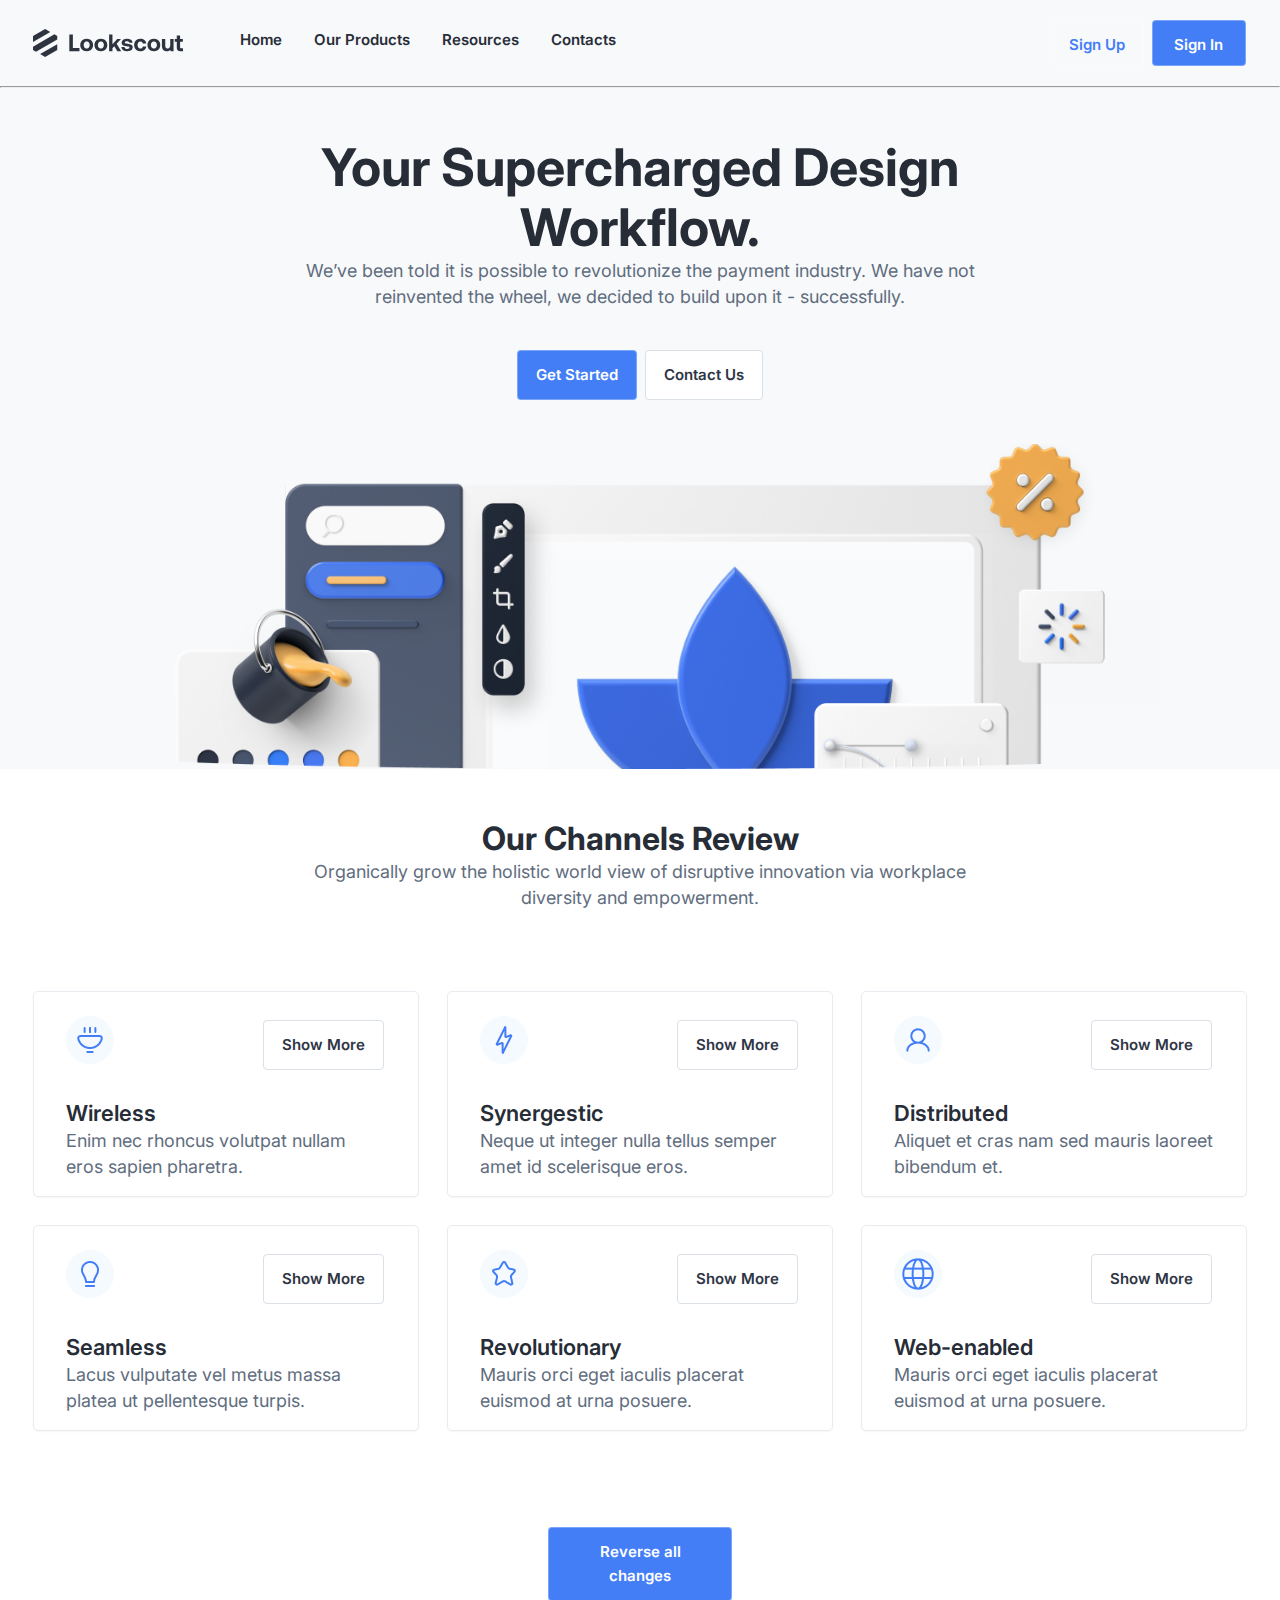
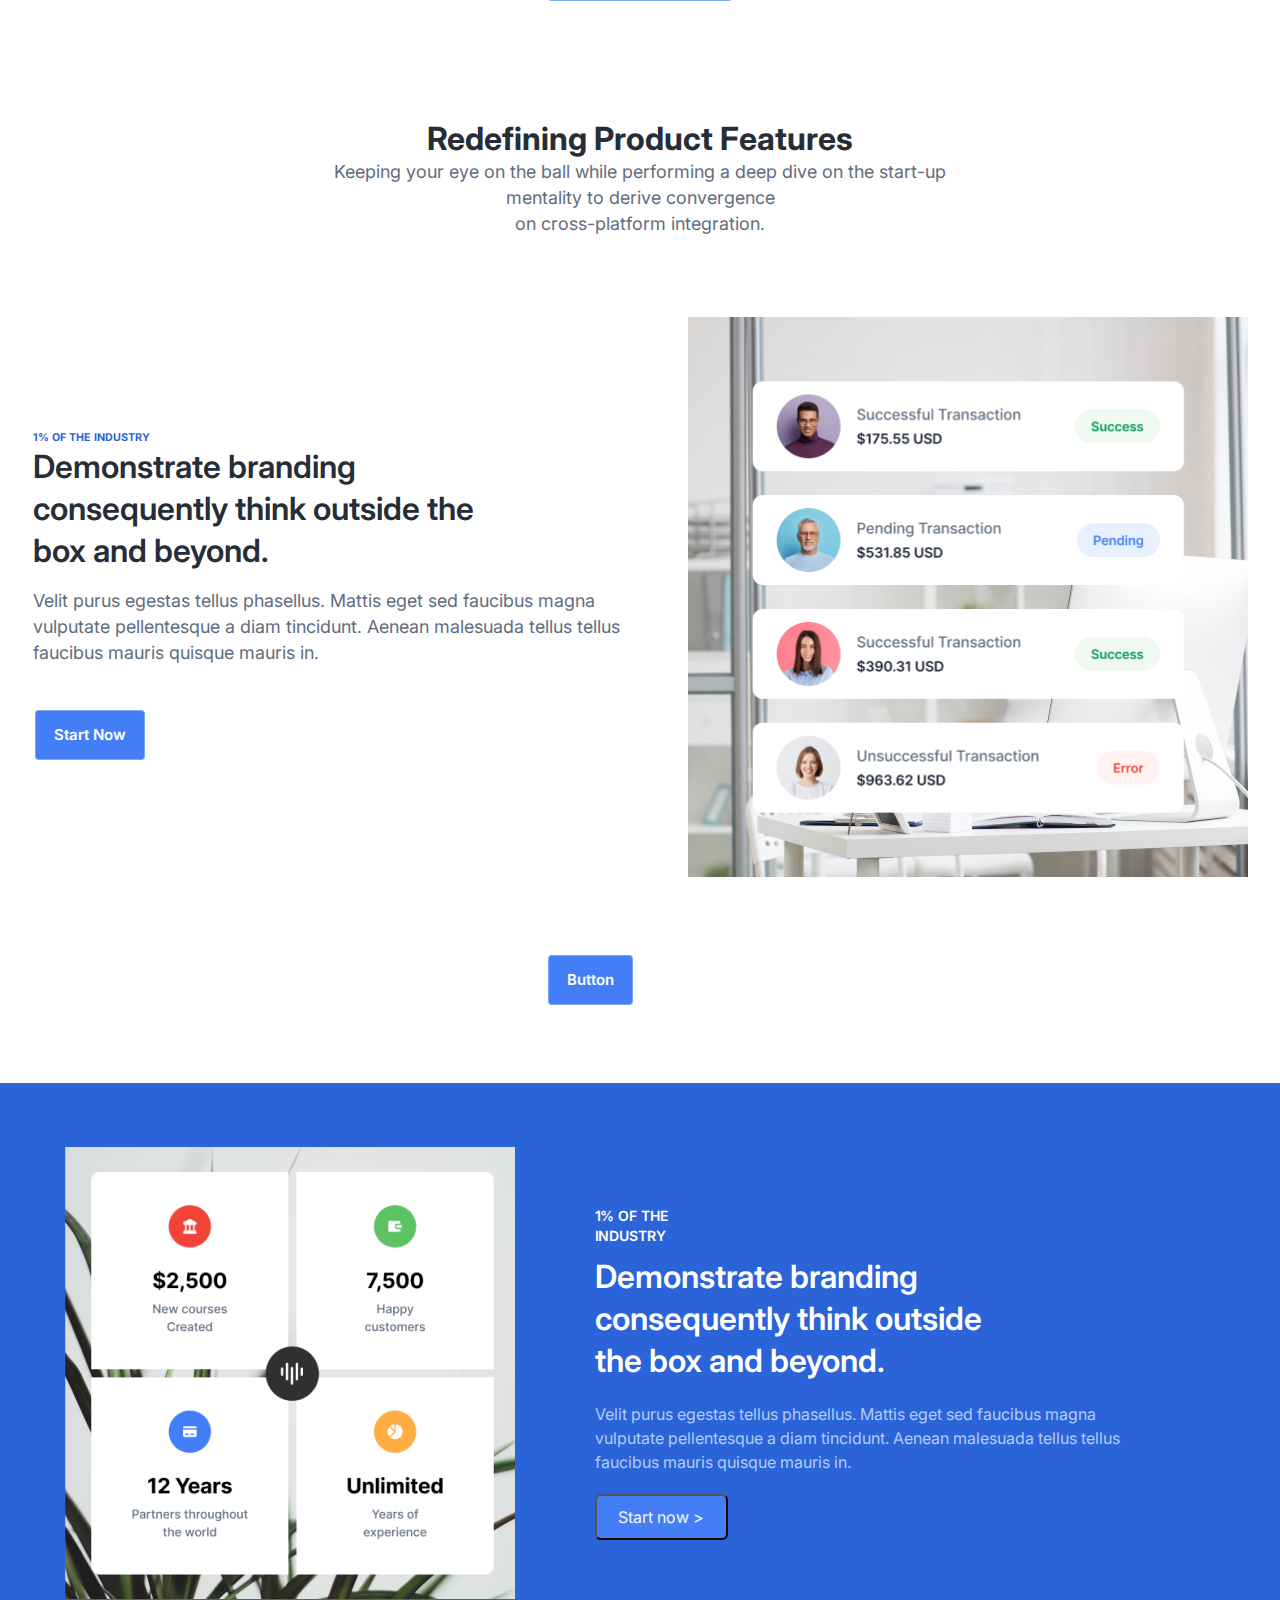
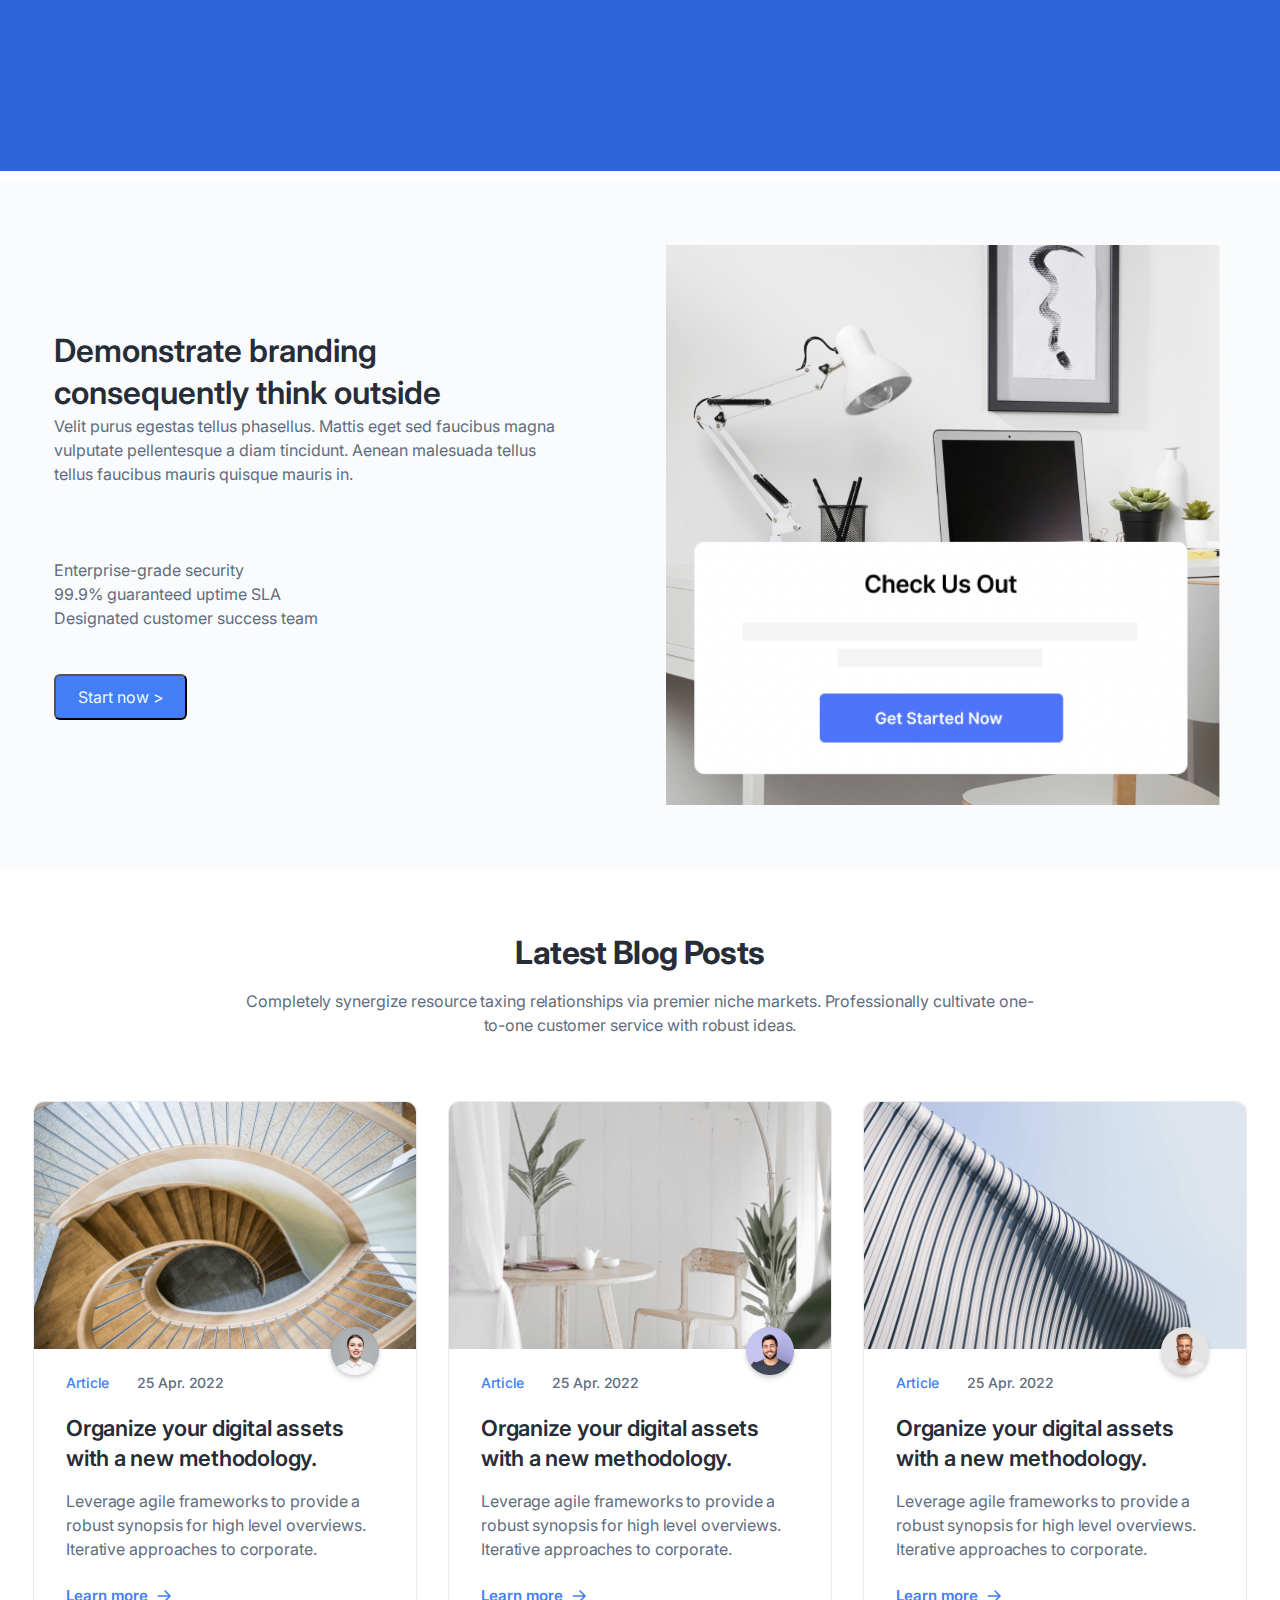
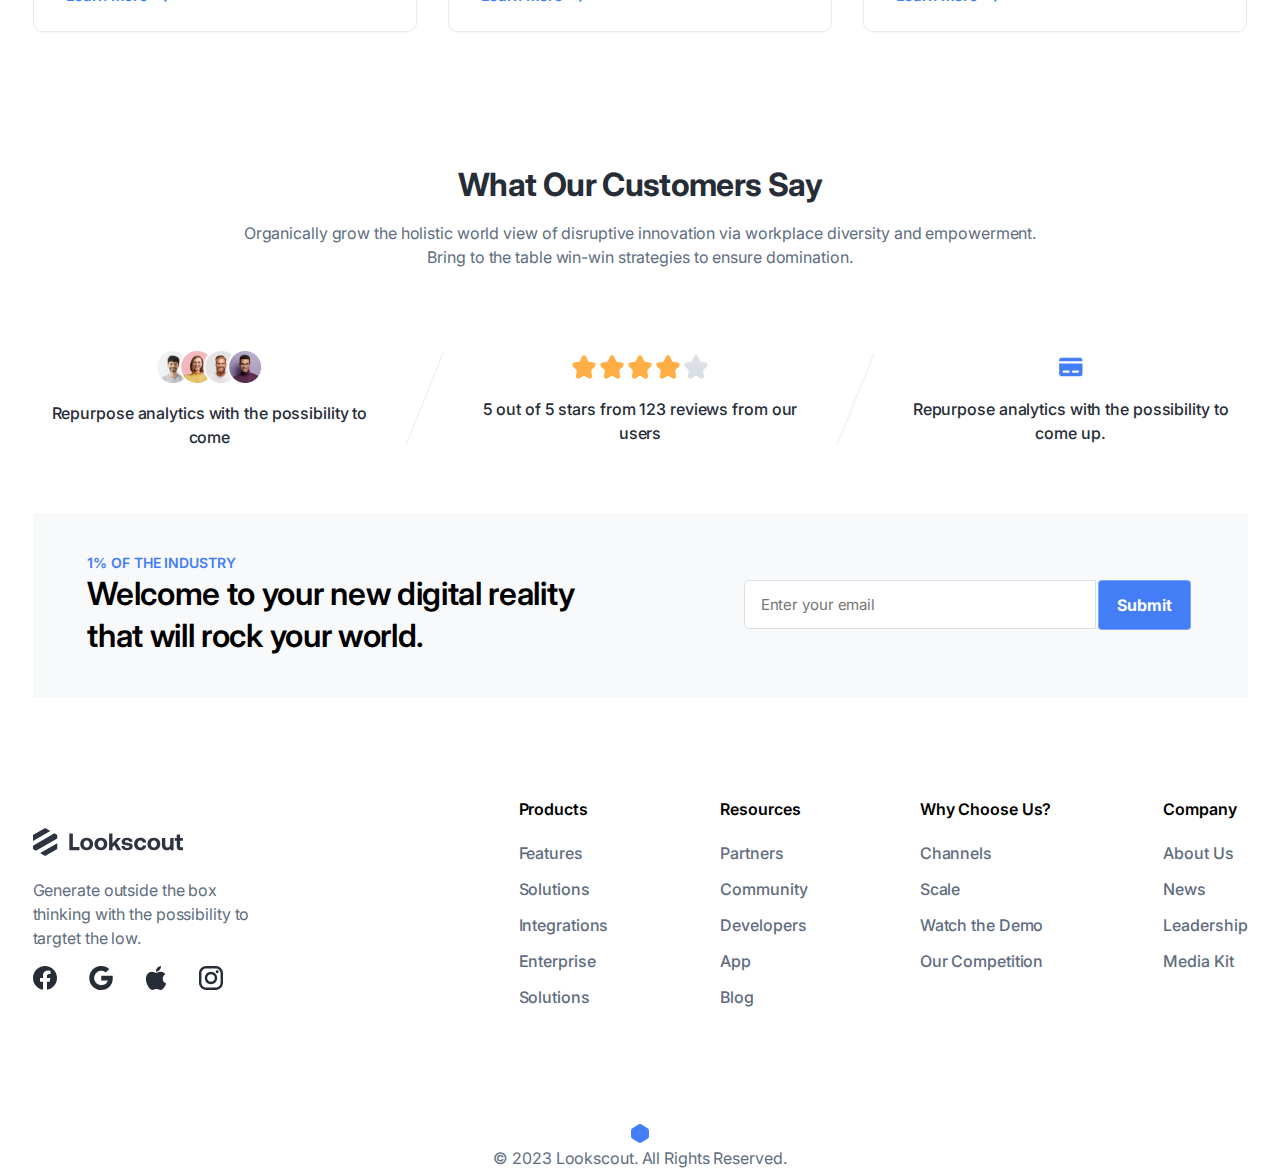
<file: index.html>
<!DOCTYPE html>
<html lang="en">

<head>
    <meta charset="UTF-8">
    <meta http-equiv="X-UA-Compatible" content="IE=edge">
    <meta name="viewport" content="width=device-width, initial-scale=1.0">
    <!-- Reset CSS -->
    <link rel="stylesheet" href="assets/css/reset.css">
    <!-- Desktop CSS -->
    <link rel="stylesheet" href="assets/css/desktop.css">
    <!-- Tablet CSS -->
    <link rel="stylesheet" href="assets/css/tablet.css">
    <!-- Phone CSS -->
    <link rel="stylesheet" href="assets/css/phone.css">
    <!-- Fonts -->  
    <link rel="preconnect" href="https://fonts.googleapis.com">
    <link rel="preconnect" href="https://fonts.gstatic.com" crossorigin>
    <link href="https://fonts.googleapis.com/css2?family=Inter:wght@400;500;600;700&display=swap" rel="stylesheet">

    <link rel="stylesheet" href="https://cdnjs.cloudflare.com/ajax/libs/font-awesome/6.4.0/css/all.min.css"
        integrity="sha512-iecdLmaskl7CVkqkXNQ/ZH/XLlvWZOJyj7Yy7tcenmpD1ypASozpmT/E0iPtmFIB46ZmdtAc9eNBvH0H/ZpiBw=="
        crossorigin="anonymous" referrerpolicy="no-referrer" />
    <title>Document</title>
</head>

<body>

        <!-- Hero Area Start -->
    <div class="hero-area">
        <div class="container">
            <div class="navbar">
                <div class="navigation">
                    <div class="logo"><a href=""><img src="./assets/img/Lookscout1.svg" alt="" /></a></div>
                    <ul>
                        <li><a href="">Home</a></li>
                        <li><a href="./project-two.html">Our Products</a></li>
                        <li>
                            <a href="">Resources <i class="fa-solid fa-chevron-down"></i></a>
                        </li>
                        <li><a href="">Contacts</a></li>
                    </ul>
                    <div class="main">
                        <a id="menu-icon" href="#"><i class="fa-solid fa-bars"></i></a>
                    </div>
                </div>
                <div class="users">
                    <button class="btn-transparent"><a href="">Sign Up</a></button>
                    <button class="btn-blue"><a href="">Sign In</a></button>
                </div>
            </div>
        </div>
        <hr>
        <!-- Hero Area End -->


        <!-- Channels Review Area Start -->

        <section class="our-channels-review">
            <div class="container">
                <div class="entry">
                    <div class="title">
                        <h1> Your Supercharged Design Workflow.</h1>
                        <p>We’ve been told it is possible to revolutionize the payment industry. We have not reinvented
                            the wheel, we decided to build upon it - successfully.</p>
                        <div class="buttons">
                            <button class="btn-blue"><a href="">Get Started</a></button>
                            <button class="btn-border"><a href="">Contact Us</a></button>
                        </div>
                    </div>
                    <div class="image"><img src="./assets/img/background.png" alt=""></div>
                </div>
            </div>
        </section>

        <!-- Channels Review Area End -->


        <!-- Product Features Area Start -->
        <section class="product-features">
            <div class="container">
                <div class="title">
                    <h2>Our Channels Review</h2>
                    <p>Organically grow the holistic world view of disruptive innovation via workplace diversity and
                        empowerment.</p>
                </div>
                <div class="cards">
                    <div class="card">
                        <div class="card-entry">
                            <img src="./assets/img/wireless.png" alt="">
                            <button class="btn-border"><a href="">Show More</a></button>
                        </div>
                        <div class="card-info">
                            <h4>Wireless</h4>
                            <p>Enim nec rhoncus volutpat nullam eros sapien pharetra.</p>
                        </div>
                    </div>
                    <div class="card">
                        <div class="card-entry">
                            <img src="./assets/img/electric.png" alt="">
                            <button class="btn-border"><a href="">Show More</a></button>
                        </div>
                        <div class="card-info">
                            <h4>Synergestic</h4>
                            <p>Neque ut integer nulla tellus semper amet id scelerisque eros.</p>
                        </div>
                    </div>
                    <div class="card">
                        <div class="card-entry">
                            <img src="./assets/img/user.png" alt="">
                            <button class="btn-border"><a href="">Show More</a></button>
                        </div>
                        <div class="card-info">
                            <h4>Distributed</h4>
                            <p>Aliquet et cras nam sed mauris laoreet bibendum et.</p>
                        </div>
                    </div>
                    <div class="card">
                        <div class="card-entry">
                            <img src="./assets/img/lamp.png" alt="">
                            <button class="btn-border"><a href="">Show More</a></button>
                        </div>
                        <div class="card-info">
                            <h4>Seamless</h4>
                            <p>Lacus vulputate vel metus massa platea ut pellentesque turpis.</p>
                        </div>
                    </div>
                    <div class="card">
                        <div class="card-entry">
                            <img src="./assets/img/star.png" alt="">
                            <button class="btn-border"><a href="">Show More</a></button>
                        </div>
                        <div class="card-info">
                            <h4>Revolutionary</h4>
                            <p>Mauris orci eget iaculis placerat euismod at urna posuere.</p>
                        </div>
                    </div>
                    <div class="card">
                        <div class="card-entry">
                            <img src="./assets/img/www.png" alt="">
                            <button class="btn-border"><a href="">Show More</a></button>
                        </div>
                        <div class="card-info">
                            <h4>Web-enabled</h4>
                            <p>Mauris orci eget iaculis placerat euismod at urna posuere.</p>
                        </div>
                    </div>
                    <div class="all-changes">
                        <button class="btn-blue"><a href="">Reverse all changes</a></button>
                    </div>
                </div>
            </div>
        </section>


        <!-- Product Features Area End -->
        <!--Redefining Product Features start-->
        <section class="RedefiningProductFeatures">
            <div class="container">
                <div class="area">
                    <div class="title2">
                        <h2>Redefining Product Features</h2>
                        <p>Keeping your eye on the ball while performing a deep dive on the start-up mentality to derive
                            convergence <br> on cross-platform integration.</p>
                    </div>
                    <div class="detail">
                        <div class="write">
                            <h6>1% OF THE INDUSTRY</h6>
                            <h3>Demonstrate branding <br> consequently think outside the <br>
                                box and beyond.</h3>
                            <p>Velit purus egestas tellus phasellus. Mattis eget sed faucibus magna <br> vulputate
                                pellentesque a diam tincidunt. Aenean malesuada tellus tellus <br> faucibus mauris
                                quisque mauris in.</p>
                            <button class="btn-blue"><a href="">Start Now <i
                                        class="fa-solid fa-arrow-right-long"></i></a></button>
                        </div>
                    </div>
                </div>
            </div>
            <div class="all-changes">
                <button class="btn-blue"><a href="">Button</a></button>
            </div>
        </section>
        <!--Redefining Product Features finish-->
        <!-- Branding Blue Area Start -->

        <section class="branding-blue">
            <div class="container">
                <div class="containr">
                    <span class="item">
                        <img src="assets/img/years.png" alt="" />
                    </span>
                    <div class="branding">
                        <h5>1% OF THE INDUSTRY </h5>
                        <p class="box">
                            Demonstrate branding <br />
                            consequently think outside <br />
                            the box and beyond.
                        </p>

                        <p class="Velit">
                            Velit purus egestas tellus phasellus. Mattis eget sed faucibus magna
                            <br />
                            vulputate pellentesque a diam tincidunt. Aenean malesuada tellus
                            tellus <br />
                            faucibus mauris quisque mauris in.
                        </p>
                        <button class="buttonn">Start now &gt</button>
                    </div>
                </div>
            </div>
        </section>

        <!-- Branding Blue Area End -->



        <!-- Branding White Area Start -->

        <section class="branding-white">
            <div class="containr">
                <div class="demons">
                    <h6>
                        Demonstrate branding <br />
                        consequently think outside
                    </h6>
                    <p>
                        Velit purus egestas tellus phasellus. Mattis eget sed faucibus magna
                        <br />
                        vulputate pellentesque a diam tincidunt. Aenean malesuada tellus
                        <br />
                        tellus faucibus mauris quisque mauris in.
                    </p>

                    <p class="Demons">
                    <ul>
                        <li> Enterprise-grade security</li>
                        <li> 99.9% guaranteed uptime SLA</li>
                        <li> Designated customer success team</li>
                    </ul>
                    </p>

                    <button class="buttonn">Start now &gt</button>
                </div>
                <img src="assets/img/pc.png" alt="">
            </div>
        </section>

        <!-- Branding White Area End -->



        <!-- Blog Area Start -->

        <section class="blog">
            <div class="container">
                <div class="blog-header">
                    <h2>Latest Blog Posts</h2>
                    <p>Completely synergize resource taxing relationships via premier niche markets. Professionally
                        cultivate one-to-one customer service with robust ideas.</p>
                </div>
                <div class="blog-cards">
                    <div class="blog-card">
                        <div class="blog-card-img">
                            <img src="assets/img/blog-card-1.png" alt="">
                            <img src="assets/img/blog-avatar-1.png" alt="" class="blog-avatar">
                        </div>
                        <div class="blog-card-under">
                            <div class="article">
                                <h6>Article</h6>
                                <p>25 Apr. 2022</p>
                            </div>
                            <div class="blog-paragrph-container">
                                <h2>Organize your digital assets
                                    with a new methodology.</h2>
                                <p>Leverage agile frameworks to provide a robust synopsis for high level overviews.
                                    Iterative approaches to corporate.</p>
                            </div>
                            <div class="learnmore">
                                <a href="#">Learn more</a>
                                <a href="#"><img src="assets/img/arrow.svg" alt=""></a>
                            </div>
                        </div>
                    </div>
                    <div class="blog-card">
                        <div class="blog-card-img">
                            <img src="assets/img/blog-card-2.png" alt="">
                            <img src="assets/img/blog-avatar-2.png" alt="" class="blog-avatar">
                        </div>
                        <div class="blog-card-under">
                            <div class="article">
                                <h6>Article</h6>
                                <p>25 Apr. 2022</p>
                            </div>
                            <div class="blog-paragrph-container">
                                <h2>Organize your digital assets
                                    with a new methodology.</h2>
                                <p>Leverage agile frameworks to provide a robust synopsis for high level overviews.
                                    Iterative approaches to corporate.</p>
                            </div>
                            <div class="learnmore">
                                <a href="#">Learn more</a>
                                <a href="#"><img src="assets/img/arrow.svg" alt=""></a>
                            </div>
                        </div>
                    </div>
                    <div class="blog-card">
                        <div class="blog-card-img">
                            <img src="assets/img/blog-card-3.png" alt="">
                            <img src="assets/img/blog-avatar-3.png" alt="" class="blog-avatar">
                        </div>
                        <div class="blog-card-under">
                            <div class="article">
                                <h6>Article</h6>
                                <p>25 Apr. 2022</p>
                            </div>
                            <div class="blog-paragrph-container">
                                <h2>Organize your digital assets
                                    with a new methodology.</h2>
                                <p>Leverage agile frameworks to provide a robust synopsis for high level overviews.
                                    Iterative approaches to corporate.</p>
                            </div>
                            <div class="learnmore">
                                <a href="#">Learn more</a>
                                <a href="#"><img src="assets/img/arrow.svg" alt=""></a>
                            </div>
                        </div>
                    </div>
                </div>
            </div>
        </section>

        <!-- Blog Area End -->



        <!-- Customers Say Area Start -->

        <section class="customers-say">
            <div class="container">
                <div class="customer-header">
                    <h2>What Our Customers Say</h2>
                    <p>Organically grow the holistic world view of disruptive innovation via workplace diversity and
                        empowerment. Bring to the table win-win strategies to ensure domination.</p>
                </div>
                <div class="customer-under">
                    <div class="custumer-under-card">
                        <img src="assets/img/customer-under-1.png" alt="">
                        <p>Repurpose analytics with the possibility to come</p>
                    </div>
                    <img src="assets/img/Divider.svg" alt="" class="divider">
                    <div class="custumer-under-card">
                        <img src="assets/img/custumer-under-2.svg" alt="">
                        <p>5 out of 5 stars from 123 reviews from our users</p>
                    </div>
                    <img src="assets/img/Divider.svg" alt="" class="divider">
                    <div class="custumer-under-card">
                        <img src="assets/img/custumer-under-3.svg" alt="">
                        <p>Repurpose analytics with the possibility to come up.</p>
                    </div>
                </div>
            </div>
        </section>

        <!-- Customers Say Area End -->



        <!-- Submit Area Start -->

        <section class="submit">
            <div class="container">
                <div class="general-submit">
                    <div class="text-area">
                        <p>1% OF THE INDUSTRY</p>
                        <h5>Welcome to your new digital reality that will rock your world.</h5>
                    </div>
                    <div class="input-area">
                        <input type="text" placeholder="Enter your email">
                        <a href="#" class="btn-blue">Submit</a>
                    </div>
                </div>
            </div>
        </section>

        <!-- Submit Area End -->



        <!-- Footer Area Start -->


        <div class="container">


            <!-- Phone Footer Start -->

            <footer class="phone-footer">

                <div class="footer-up">
                    <img class="logo" src="assets/img/Lookscout1.svg" alt="Logo Icon">
                    <p>Generate outside the box thinking with the possibility
                        to targtet the low.</p>
                    <div class="footer-social">
                        <img src="assets/img/facebok.svg" alt="Facebook Icon">
                        <img src="assets/img/google.svg" alt="Facebook Icon">
                        <img src="assets/img/apple.svg" alt="Facebook Icon">
                        <img src="assets/img/instagram.svg" alt="Facebook Icon">
                    </div>

                    <div class="footer-mid">
                        <div class="footer-table">
                            <h6>Products</h6>
                            <a href="#">Features</a>
                            <a href="#">Solutions</a>
                            <a href="#">Integrations</a>
                            <a href="#">Enterprise</a>
                            <a href="#">Solutions</a>
                        </div>
                        <div class="footer-table">
                            <h6>Resources</h6>
                            <a href="#">Partners</a>
                            <a href="#">Community</a>
                            <a href="#">Developers</a>
                            <a href="#">App</a>
                            <a href="#">Blog</a>
                        </div>


                    </div>
                    <div class="footer-down">
                        <div class="footer-table">
                            <h6>Why Choose Us?</h6>
                            <a href="#">Channels</a>
                            <a href="#">Scale</a>
                            <a href="#">Watch the Demo</a>
                            <a href="#">Our Competition</a>
                        </div>
                        <div class="footer-table">
                            <h6>Company</h6>
                            <a href="#">About Us</a>
                            <a href="#">News</a>
                            <a href="#">Leadership</a>
                            <a href="#">Media Kit</a>
                        </div>
                    </div>
                </div>
                <div class="copyrate-phone">
                    <img src="assets/img/footer-Icon.svg" alt="Footer Icon">
                    <p>© 2023 Lookscout. All Rights Reserved.</p>
                </div>

            </footer>

            <!-- Phone Footer End -->

            <!-- Tablet Footer Start -->
            <footer class="tablet-footer">
                <div class="up-footer">
                    <div class="logo">
                        <img src="assets/img/Lookscout1.svg" alt="logo">
                        <p>Generate outside the box thinking with
                            the possibility to targtet the low.</p>
                    </div>
                    <div class="up-table">
                        <h6>About Us</h6>
                        <a href="#">Our Competition</a>
                        <a href="#">Channels</a>
                        <a href="#">Scale</a>
                        <a href="#">Watch the Demo</a>
                    </div>
                </div>

                <div class="down-footer">
                    <div class="down-table">
                        <h6>Products</h6>
                        <a href="#">Features</a>
                        <a href="#">Integrations</a>
                        <a href="#">Scale</a>
                        <a href="#">Solutions</a>
                    </div>
                    <div class="down-table">
                        <h6>Resources</h6>
                        <a href="#">Partners</a>
                        <a href="#">Developers</a>
                        <a href="#">Community</a>
                        <a href="#">Apps</a>
                    </div>
                    <div class="down-table">
                        <h6>Company</h6>
                        <a href="#">Apps</a>
                        <a href="#">Leadership</a>
                        <a href="#">News</a>
                    </div>
                </div>
                <div class="footer-icon">
                    <img src="assets/img/footer-Icon.svg" alt="Footer Icon">
                </div>
                <div class="copyrate-area">
                    <p>© 2023 Lookscout. All Rights Reserved.</p>
                    <div class="footer-social">
                        <img src="assets/img/facebok.svg" alt="Facebook Icon">
                        <img src="assets/img/google.svg" alt="Facebook Icon">
                        <img src="assets/img/apple.svg" alt="Facebook Icon">
                        <img src="assets/img/instagram.svg" alt="Facebook Icon">
                    </div>
                </div>
            </footer>

            <!-- Tablet Footer End -->

            <!-- Desktop Footer Start -->

            <footer class="footer-area">
                <div class="logo-social">
                    <img src="assets/img/Lookscout1.svg" alt="Logo Icon">
                    <p>Generate outside the box thinking with the possibility to targtet the low.</p>
                    <div class="social-icons">
                        <img src="assets/img/facebok.svg" alt="Facebook Icon">
                        <img src="assets/img/google.svg" alt="Facebook Icon">
                        <img src="assets/img/apple.svg" alt="Facebook Icon">
                        <img src="assets/img/instagram.svg" alt="Facebook Icon">
                    </div>
                </div>
                <div class="footer-deskp">
                    <div class="footer-table tablet-about">
                        <h6>About Us</h6>
                        <a href="#">Our Competition</a>
                        <a href="#">Channels</a>
                        <a href="#">Scale</a>
                        <a href="#">Watch the Demo</a>
                    </div>
                    <div class="footer-table">
                        <h6>Products</h6>
                        <a href="#">Features</a>
                        <a href="#">Solutions</a>
                        <a href="#">Integrations</a>
                        <a href="#">Enterprise</a>
                        <a href="#">Solutions</a>
                    </div>
                    <div class="footer-table">
                        <h6>Resources</h6>
                        <a href="#">Partners</a>
                        <a href="#">Community</a>
                        <a href="#">Developers</a>
                        <a href="#">App</a>
                        <a href="#">Blog</a>
                    </div>
                    <div class="footer-table">
                        <h6>Why Choose Us?</h6>
                        <a href="#">Channels</a>
                        <a href="#">Scale</a>
                        <a href="#">Watch the Demo</a>
                        <a href="#">Our Competition</a>
                    </div>
                    <div class="footer-table">
                        <h6>Company</h6>
                        <a href="#">About Us</a>
                        <a href="#">News</a>
                        <a href="#">Leadership</a>
                        <a href="#">Media Kit</a>
                    </div>
                </div>
            </footer>
            <div class="copyrate">
                <img src="assets/img/footer-Icon.svg" alt="Footer Icon">
                <p>© 2023 Lookscout. All Rights Reserved.</p>
            </div>
        </div>

        <!-- Desktop Footer End -->

        <!-- Footer Area End -->


</body>

</html>
</file>
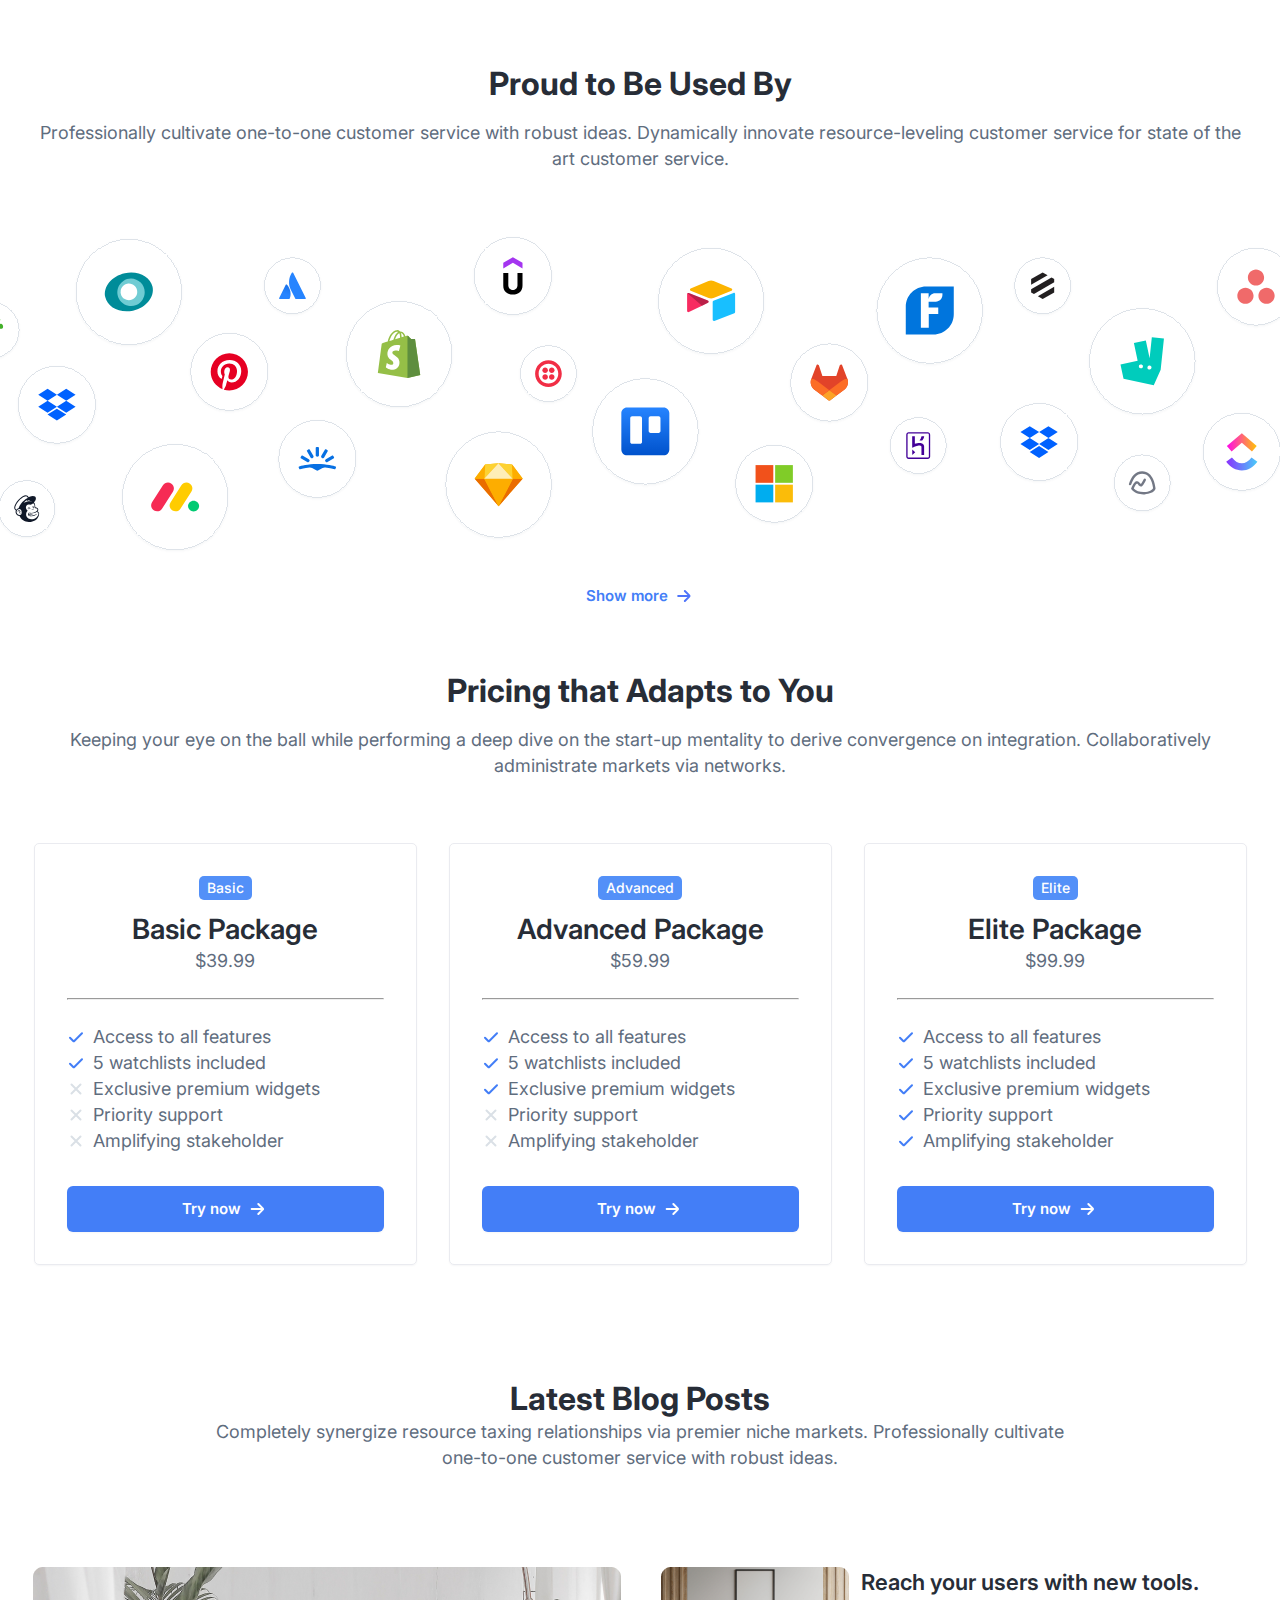
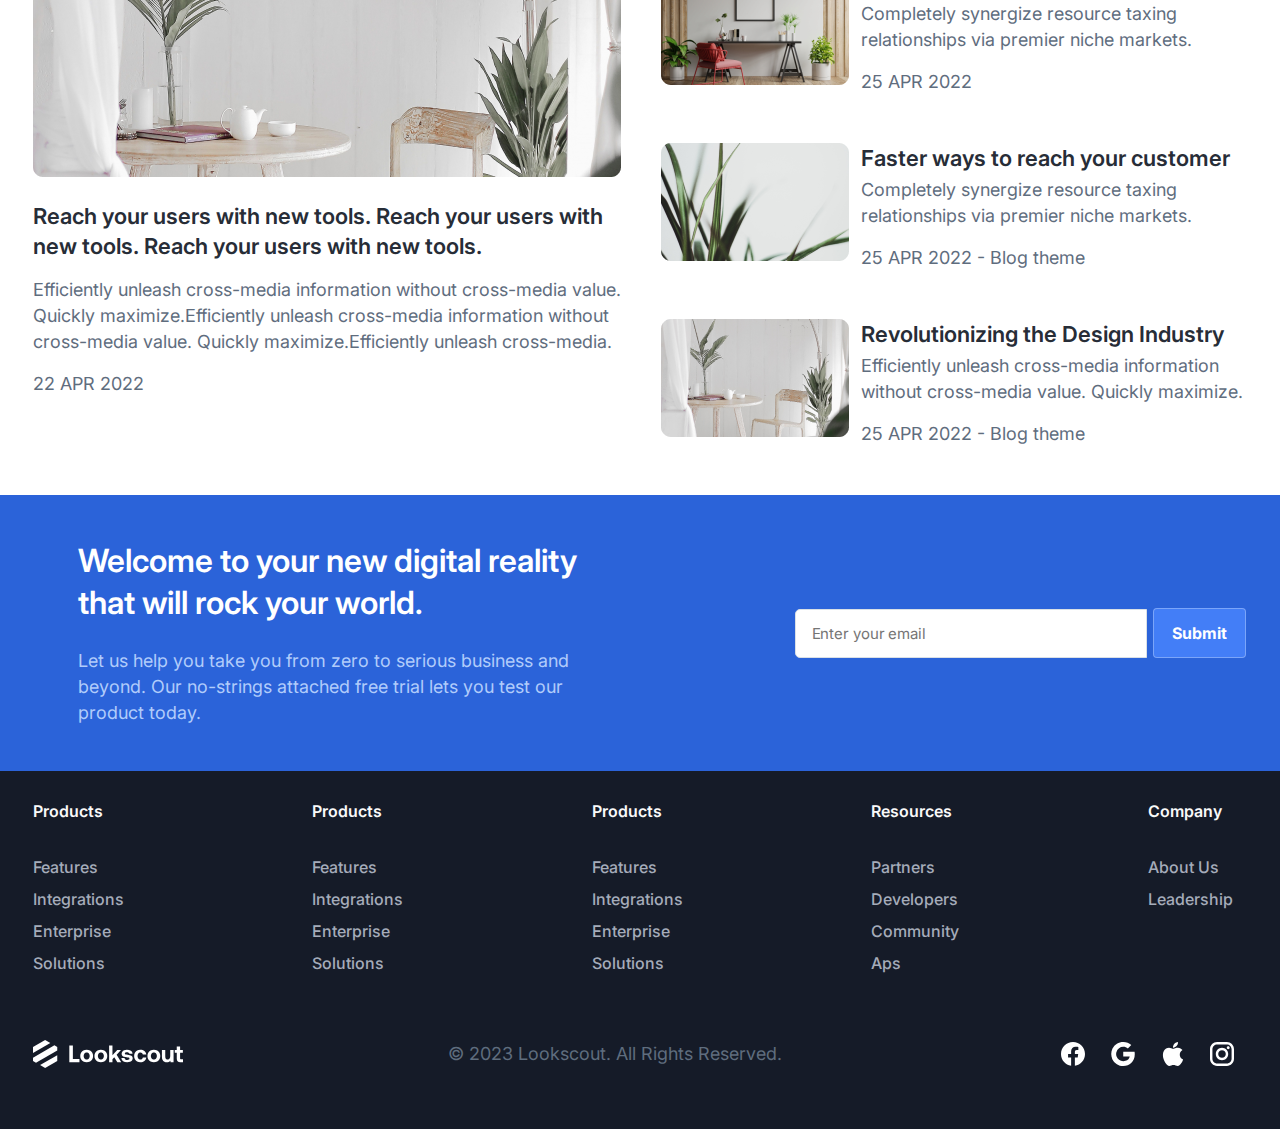
<file: project-two.html>
<!DOCTYPE html>
<html lang="en">
  <head>
    <meta charset="UTF-8" />
    <meta http-equiv="X-UA-Compatible" content="IE=edge" />
    <meta name="viewport" content="width=device-width, initial-scale=1.0" />

    <!-- Reset CSS -->
    <link
      rel="stylesheet"
      href="assets/project-two-css/project-two-reset.css"
    />
    <!-- Desktop CSS -->
    <link
      rel="stylesheet"
      href="assets/project-two-css/project-two-desktop.css"
    />
    <!-- Tablet CSS -->
    <link
      rel="stylesheet"
      href="assets/project-two-css/project-two-tablet.css"
    />
    <!-- Phone CSS -->
    <link
      rel="stylesheet"
      href="assets/project-two-css/project-two-phone.css"
    />

    <!-- Fonts -->
    <link rel="preconnect" href="https://fonts.googleapis.com" />
    <link rel="preconnect" href="https://fonts.gstatic.com" crossorigin />
    <link
      href="https://fonts.googleapis.com/css2?family=Inter:wght@400;500;600;700&display=swap"
      rel="stylesheet"
    />
    <link
      rel="stylesheet"
      href="https://cdnjs.cloudflare.com/ajax/libs/font-awesome/6.4.0/css/all.min.css"
      integrity="sha512-iecdLmaskl7CVkqkXNQ/ZH/XLlvWZOJyj7Yy7tcenmpD1ypASozpmT/E0iPtmFIB46ZmdtAc9eNBvH0H/ZpiBw=="
      crossorigin="anonymous"
      referrerpolicy="no-referrer"
    />
    <title>Document</title>
  </head>
  <body>
    <!-- Hero Area Start -->
    <div class="hero-area">
      <div class="container"></div>
    </div>
    <!-- Hero Area End -->

    <!-- Easy Study Start -->
    <section class="easy-study">
      <div class="container"></div>
    </section>
    <!-- Easy Study End -->

    <!-- Product Features Start -->
    <section class="product-features">
      <div class="container"></div>
    </section>
    <!-- Product Features End -->

    <!-- Brand Awareness Start -->
    <section class="brand-awareness">
      <div class="container"></div>
    </section>
    <!-- Brand Awareness End -->

    <!-- Supporters Start -->
    <section class="supporters">
      <div class="container">
        <div class="supporters-header">
          <h2>Proud to Be Used By</h2>
          <p>Professionally cultivate one-to-one customer service with robust ideas. Dynamically innovate resource-leveling customer service for state of the art customer service.</p>
        </div>
      </div>
      <div class="supporters-bottom">
        <img src="assets/project-two-img/Pagination.svg" alt="">
        <div class="supporters-button">
          <a href=""><p>Show more</p></a>
          <a href=""><img src="assets/project-two-img/rightblue.svg" alt=""></a>
        </div>
      </div>
    </section>
    <!-- Supporters End -->

    <!-- Pricing Start -->
    <section class="pricing">
      <div class="container">
        <div class="pricing-header">
          <h2>Pricing that Adapts to You</h2>
          <p>Keeping your eye on the ball while performing a deep dive on the start-up mentality to derive convergence on integration. Collaboratively administrate markets via networks. </p>
        </div>
        <div class="pricing-cards">
          <div class="pricing-card">
              <div class="pricing-card-button">Basic</div>
              <h2>Basic Package</h2>
              <p>$39.99</p>
              <br>
              <hr>
              <br>
              <div class="pricing-card-bottom">
                <div class="pricing-card-icon"><img src="assets/project-two-img/check.svg" alt=""><p>Access to all features</p></div>
                <div class="pricing-card-icon"><img src="assets/project-two-img/check.svg" alt=""><p>5 watchlists included</p></div>
                <div class="pricing-card-icon"><img src="assets/project-two-img/closecross.svg" alt=""><p>Exclusive premium widgets</p></div>
                <div class="pricing-card-icon"><img src="assets/project-two-img/closecross.svg" alt=""><p>Priority support</p></div>
                <div class="pricing-card-icon"><img src="assets/project-two-img/closecross.svg" alt=""><p>Amplifying stakeholder</p></div>
              </div>
              <div class="pricing-card-button2">Try now <img src="assets/project-two-img/right.svg" alt=""></div>
          </div>
          <div class="pricing-card">
            <div class="pricing-card-button">Advanced</div>
            <h2>Advanced Package</h2>
            <p>$59.99</p>
            <br>
            <hr>
            <br>
            <div class="pricing-card-bottom">
              <div class="pricing-card-icon"><img src="assets/project-two-img/check.svg" alt=""><p>Access to all features</p></div>
              <div class="pricing-card-icon"><img src="assets/project-two-img/check.svg" alt=""><p>5 watchlists included</p></div>
              <div class="pricing-card-icon"><img src="assets/project-two-img/check.svg" alt=""><p>Exclusive premium widgets</p></div>
              <div class="pricing-card-icon"><img src="assets/project-two-img/closecross.svg" alt=""><p>Priority support</p></div>
              <div class="pricing-card-icon"><img src="assets/project-two-img/closecross.svg" alt=""><p>Amplifying stakeholder</p></div>
            </div>
            <div class="pricing-card-button2">Try now <img src="assets/project-two-img/right.svg" alt=""></div>
        </div>
        <div class="pricing-card">
          <div class="pricing-card-button">Elite</div>
          <h2>Elite Package</h2>
          <p>$99.99</p>
          <br>
          <hr>
          <br>
          <div class="pricing-card-bottom">
            <div class="pricing-card-icon"><img src="assets/project-two-img/check.svg" alt=""><p>Access to all features</p></div>
            <div class="pricing-card-icon"><img src="assets/project-two-img/check.svg" alt=""><p>5 watchlists included</p></div>
            <div class="pricing-card-icon"><img src="assets/project-two-img/check.svg" alt=""><p>Exclusive premium widgets</p></div>
            <div class="pricing-card-icon"><img src="assets/project-two-img/check.svg" alt=""><p>Priority support</p></div>
            <div class="pricing-card-icon"><img src="assets/project-two-img/check.svg" alt=""><p>Amplifying stakeholder</p></div>
          </div>
          <div class="pricing-card-button2">Try now <img src="assets/project-two-img/right.svg" alt=""></div>
      </div>
        </div>
        
      </div>
    </section>
    <!-- Pricing End -->

    <!-- Latest Blogs Start -->
    <section class="latest-blogs">
      <div class="container">
        <div class="area">
          <div class="title2">
            <h2>Latest Blog Posts</h2>
            <p>
              Completely synergize resource taxing relationships via premier
              niche markets. Professionally cultivate <br />
              one-to-one customer service with robust ideas.
            </p>
          </div>
          <div class="info">
            <div class="info1">
              <img src="./assets/img/desk.png" alt="" />
              <h4>
                Reach your users with new tools. Reach your users with new
                tools. Reach your users with new tools.
              </h4>
              <p>
                Efficiently unleash cross-media information without cross-media
                value. Quickly maximize.Efficiently unleash cross-media
                information without cross-media value. Quickly
                maximize.Efficiently unleash cross-media.
              </p>
              <p>22 APR 2022</p>
            </div>
            <div class="info-area">
              <div class="info2">
                <div class="img">
                  <img src="./assets/img/table.png" alt="" />
                </div>
                <div class="info-write">
                  <h4>Reach your users with new tools.</h4>
                  <p>
                    Completely synergize resource taxing relationships via
                    premier niche markets.
                  </p>
                  <p>25 APR 2022</p>
                </div>
              </div>
              <div class="info2">
                <div class="img">
                  <img src="./assets/img/herb.png" alt="" />
                </div>
                <div class="info-write">
                  <h4>Faster ways to reach your customer</h4>
                  <p>
                    Completely synergize resource taxing relationships via
                    premier niche markets.
                  </p>
                  <p>25 APR 2022 - Blog theme</p>
                </div>
              </div>
              <div class="info2">
                <div class="img">
                  <img src="./assets/img/desk2.png" alt="" />
                </div>
                <div class="info-write">
                  <h4>Revolutionizing the Design Industry</h4>
                  <p>
                    Efficiently unleash cross-media information without
                    cross-media value. Quickly maximize.
                  </p>
                  <p>25 APR 2022 - Blog theme</p>
                </div>
              </div>
            </div>
          </div>
        </div>
      </div>
    </section>
    <!-- Latest Blogs End -->

    <!-- Communication Start -->
    <section class="communication">
      <div class="container">
        <div class="communicate">
          <div class="write">
            <h3>
              Welcome to your new digital reality that will rock your world.
            </h3>
            <p>
              Let us help you take you from zero to serious business and beyond.
              Our no-strings attached free trial lets you test our product
              today.
            </p>
          </div>
          <div class="input-area">
            <input type="text" placeholder="Enter your email" />
            <a href="#" class="btn-blue">Submit</a>
          </div>
        </div>
      </div>
    </section>
    <!-- Communication End -->

    <!-- Footer Start -->
    <footer class="Footer">
      <div class="container">
        <div class="foot">
          <ul>
            <a href="">Products</a>
            <li><a href="">Features</a></li>
            <li><a href="">Integrations</a></li>
            <li><a href="">Enterprise</a></li>
            <li><a href="">Solutions</a></li>
          </ul>
          <ul>
            <a href="">Products</a>
            <li><a href="">Features</a></li>
            <li><a href="">Integrations</a></li>
            <li><a href="">Enterprise</a></li>
            <li><a href="">Solutions</a></li>
          </ul>
          <ul>
            <a href="">Products</a>
            <li><a href="">Features</a></li>
            <li><a href="">Integrations</a></li>
            <li><a href="">Enterprise</a></li>
            <li><a href="">Solutions</a></li>
          </ul>
          <ul>
            <a href="">Resources</a>
            <li><a href="">Partners</a></li>
            <li><a href="">Developers</a></li>
            <li><a href="">Community</a></li>
            <li><a href="">Aps</a></li>
          </ul>
          <ul>
            <a href="">Company</a>
            <li><a href="">About Us</a></li>
            <li><a href="">Leadership</a></li>
          </ul>
        </div>
        <div class="copyright">
          <div class="logo">
            <img src="./assets/img/Lookscout.svg" alt="" />
          </div>
          <div class="copy">
            <p>© 2023 Lookscout. All Rights Reserved.</p>
          </div>
          <div class="social">
            <img src="./assets/img/facebok2.svg" alt="" />
            <img src="./assets/img/google2.svg" alt="" />
            <img src="./assets/img/apple2.svg" alt="" />
            <img src="./assets/img/instagram2.svg" alt="" />
          </div>
        </div>
      </div>
    </footer>
    <!-- Footer End -->
  </body>
</html>
</file>
<file: assets/css/desktop.css>
/* Hero Area Start */
/* list  start*/
hr {
  color: #f8f9fb;
}
.hero-area {
  width: 100%;
  height: 96px;
  background-color: #f8f9fb;
}

.navigation {
  display: flex;
  width: 640px;
  justify-content: space-between;
}
.navigation ul li {
  font-family: "Inter";
  font-weight: 600;
  font-size: 15px;
  line-height: 22px;
}
.navigation ul li a {
  color: #272d37;
}
#menu-icon {
  font-size: 35px;
  color: #fff;
  cursor: pointer;
  z-index: 1;
  display: none;
}
.navbar {
  display: flex;
  align-items: center;
  justify-content: space-between;
  height: 86px;
  background: none;
}
.navigation ul {
  display: flex;
  gap: 32px;
}
.users button {
  width: 94px;
  height: 46px;
  padding: 12px 18px;
}
.title {
  text-align: center;
  margin: 0 auto;
  height: 356px;
  padding: 50px 0;
  width: 684px;
}
.title h1 {
  align-items: center;
}
.title2 {
  text-align: center;
  margin: 0 auto;
  height: 238px;
  padding: 50px 0;
  width: 684px;
}

.title2 h1 {
  align-items: center;
}
.buttons {
  margin-top: 36px;
}

/* Hero Area End */

/* Channels Review Area Start */

.our-channels-review {
  background-color: #f8f9fb;
}

.cards {
  display: flex;
  flex-wrap: wrap;
  gap: 28px;
}
.product-features .title {
  height: 222px;
}
.card {
  width: 386px;
  min-height: 206px;
  border: 1px solid #eaebf0;
  box-shadow: 0px 1px 2px rgba(16, 24, 40, 0.04);
  border-radius: 5px;
  margin: 0 auto;
}
.card-entry {
  padding: 24px 0;
  width: 320px;
  display: flex;
  margin: 0 auto;
  justify-content: space-between;
}
.card-info {
  width: 320px;
  margin: 0 auto;
  text-align: start;
}
.card-entry img {
  width: 48px;
  height: 48px;
}
.all-changes {
  margin: 0 auto;
  padding: 64px 0;
  width: 188px;
}
/* Channels Review Area End */

/* Product Features Area Start */

.detail {
  display: flex;
  align-items: center;
  height: 580px;
  background-image: url(../img/paying.png);
  background-repeat: no-repeat;
  background-position: 100%;
}
.write {
  width: 50%;
}
.write h3 {
  margin-bottom: 16px;
}
.write p {
  margin-bottom: 40px;
}
.write h6 {
  color: #2b63d9;
}
/* Product Features Area End */

/* Branding Blue Area Start */

.branding-blue {
  background-color: #2b63d9;
  padding: 64px 0px;
  gap: 64px;
  height: 688px;
  margin-top: 10px;
}
.containr {
  display: flex;
  align-items: center;
  padding: 0px 32px;
  flex-direction: row;
  gap: 80px;
}
.item {
  color: white;
  font-size: 30px;
}
.box {
  width: 576px;
  height: 126px;
  font-family: "Inter";
  font-style: normal;
  font-weight: 600;
  font-size: 32px;
  line-height: 42px;
  color: #ffffff;
  flex: none;
  order: 0;
  flex-grow: 0;
  margin-top: 30px;
}
.branding h5 {
  width: 146px;
  height: 20px;
  font-family: "Inter";
  font-style: normal;
  font-weight: 600;
  font-size: 14px;
  line-height: 20px;
  letter-spacing: -0.1px;
  color: #ffffff;
  flex: none;
  order: 0;
  flex-grow: 0;
}

.Velit {
  width: 576px;
  height: 72px;
  font-family: "Inter";
  font-style: normal;
  font-weight: 400;
  font-size: 16px;
  line-height: 24px;
  color: #b1ccfb;
  flex: none;
  order: 1;
  align-self: stretch;
  flex-grow: 0;
  margin-top: 20px;
}
.buttonn {
  display: flex;
  flex-direction: row;
  justify-content: center;
  align-items: center;
  padding: 12px 18px;
  gap: 6px;
  width: 133px;
  height: 46px;
  background: #437ef7;
  border-radius: 6px;
  flex: none;
  order: 1;
  flex-grow: 0;
  font-family: "Inter";
  font-style: normal;
  color: aliceblue;
  margin-top: 20px;
}

/* Branding Blue Area End */

/* Branding White Area Start */

.branding-white {
  display: flex;
  flex-direction: column;
  justify-content: center;
  align-items: center;
  padding: 64px 0px;
  gap: 64px;
  height: 688px;
  background: #fafbfc;
  flex: none;
  order: 4;
  flex-grow: 0;
  margin-top: 10px;
}
.demons h6 {
  font-family: "Inter";
  font-style: normal;
  font-weight: 600;
  font-size: 32px;
  line-height: 42px;
  color: #272d37;
  flex: none;
  order: 0;
  align-self: stretch;
  flex-grow: 0;
}

.demons p {
  width: 532px;
  height: 72px;
  font-family: "Inter";
  font-style: normal;
  font-weight: 400;
  font-size: 16px;
  line-height: 24px;

  color: #5f6d7e;
  flex: none;
  order: 1;
  align-self: stretch;
  flex-grow: 0;
}
.demons ul {
  width: 506px;
  height: 24px;
  font-family: "Inter";
  font-style: normal;
  font-weight: 400;
  font-size: 16px;
  line-height: 24px;
  color: #5f6d7e;
  flex: none;
  order: 1;
  flex-grow: 1;
}
.branding-white img {
  width: 560px;
  height: 560px;
  flex: none;
  order: 0;
  align-self: stretch;
  flex-grow: 1;
}
/* Branding White Area End */

/* Blog Area Start */

.blog-header {
  padding: 64px 0;
}

.blog-header h2 {
  font-weight: 700;
  font-size: 32px;
  line-height: 40px;
  text-align: center;
  letter-spacing: -0.02em;
}

.blog-header p {
  margin: 16px auto 0;
  text-align: center;
  font-weight: 400;
  font-size: 16px;
  line-height: 24px;
  letter-spacing: -0.1px;
  color: #5f6d7e;
  width: 800px;
}

.blog-cards {
  gap: 31px;
  justify-content: center;
  display: flex;
  flex-wrap: wrap;
  margin-bottom: 69px;
}

.blog-card {
  box-shadow: 0px 1px 2px rgba(16, 24, 40, 0.04);
  border-radius: 10px;
  border: 1px solid #eaebf0;
  width: 384px;
}

.blog-avatar {
  position: absolute;
  right: 32px;
  top: 224px;
}

.blog-card-img {
  position: relative;
}

.blog-card-img img {
  border-radius: 10px 10px 0 0;
}

.blog-card-under {
  margin: 24px 32px;
  width: 320px;
}

.article {
  display: flex;
  align-items: center;
  gap: 28px;
}

.article h6 {
  color: #437ef7;
  font-weight: 500;
  font-size: 14px;
  line-height: 20px;
  letter-spacing: -0.1px;
}

.article p {
  font-weight: 500;
  font-size: 14px;
  line-height: 20px;
  text-align: right;
  letter-spacing: -0.1px;
  color: #5f6d7e;
}

.learnmore {
  display: flex;
  color: #437ef7;
  align-items: center;
  gap: 6px;
  margin-top: 24px;
}

.learnmore a {
  color: #437ef7;
  font-family: "Inter";
  font-weight: 600;
  font-size: 15px;
  line-height: 22px;
  text-decoration: none;
}

.blog-paragrph-container h2 {
  margin-top: 20px;
  font-weight: 600;
  font-size: 22px;
  line-height: 30px;
  letter-spacing: -0.01em;
  color: #272d37;
}

.blog-paragrph-container p {
  margin-top: 16px;
  font-weight: 400;
  font-size: 16px;
  line-height: 24px;
  letter-spacing: -0.1px;
  color: #5f6d7e;
}
/* Blog Area End */

/* Customers Say Area Start */

.customer-header {
  padding: 64px 0;
}

/* .divider {
    border: 1px solid #EAEBF0;
    transform: rotate(20deg);
} */

.customer-header h2 {
  font-weight: 700;
  font-size: 32px;
  line-height: 40px;
  text-align: center;
  letter-spacing: -0.02em;
}

.customer-header p {
  font-weight: 400;
  font-size: 16px;
  line-height: 24px;
  text-align: center;
  letter-spacing: -0.1px;
  width: 800px;
  margin: 16px auto;
}

.custumer-under-card img {
  margin: 0 auto;
}

.customer-under {
  align-items: center;
  display: flex;
  flex-wrap: wrap;
  padding-bottom: 64px;
  justify-content: space-around;
}

.custumer-under-card p {
  margin-top: 16px;
  width: 316px;
  font-weight: 500;
  font-size: 16px;
  line-height: 24px;
  text-align: center;
  letter-spacing: -0.1px;
  color: #272d37;
}

/* Customers Say Area End */

/* Submit Area Start */
.general-submit {
  background-color: #f8f9fb;
  display: flex;
  justify-content: space-around;
  align-items: center;
}

.text-area {
  flex-basis: 45%;
}

.text-area p {
  padding-top: 40px;
  font-size: 14px;
  font-weight: 600;
  line-height: 20px;
  letter-spacing: -0.10000000149011612px;
  color: #437ef7;
}

.text-area h5 {
  padding-bottom: 40px;
  font-size: 32px;
  font-weight: 600;
  line-height: 42px;
  letter-spacing: -0.01em;
}

.input-area {
  display: flex;
  align-items: center;
  justify-content: stretch;
}

.input-area input {
  height: 49px;
  width: 352px;
  border: 1px solid #dae0e6;
  border-radius: 5px 0 0 5px;
  padding: 12px 16px 12px 16px;
}

.input-area :placeholder-shown {
  font-family: Inter;
  font-size: 15px;
  font-weight: 400;
  line-height: 22px;
  letter-spacing: -0.10000000149011612px;
}
/* Submit Area End */

/* Footer Area Start */

.tablet-footer {
  display: none;
}

.phone-footer {
  display: none;
}

.footer-area {
  display: flex;
  justify-content: space-between;
  align-items: center;
  padding-top: 100px;
  padding-bottom: 100px;
}

.social-icons {
  display: flex;
  align-items: start;
  justify-content: start;
  gap: 32px;
}

.footer-deskp {
  display: flex;
  justify-content: space-between;
  width: 60%;
}

.logo-social {
  width: 20%;
}

.logo-social p {
  text-align: start;
  font-size: 16px;
  font-weight: 400;
  line-height: 24px;
  letter-spacing: -0.10000000149011612px;
  color: #5f6d7e;
  display: flex;
  flex-direction: column;
  padding-top: 22px;
  padding-bottom: 16px;
}

.footer-table {
  display: flex;
  flex-direction: column;
}

.footer-table h6 {
  font-size: 16px;
  font-weight: 600;
  line-height: 24px;
  letter-spacing: -0.10000000149011612px;
  padding-bottom: 20px;
}

.footer-table a {
  text-decoration: none;
  color: #5f6d7e;
  font-size: 16px;
  font-weight: 500;
  line-height: 24px;
  letter-spacing: -0.10000000149011612px;
  padding-bottom: 12px;
}

.tablet-about {
  display: none;
}

.copyrate p {
  font-size: 16px;
  font-weight: 400;
  line-height: 24px;
  letter-spacing: -0.10000000149011612px;
  color: #5f6d7e;
}

.copyrate {
  display: flex;
  flex-direction: column;
  align-items: center;
}

.copyrate img {
  width: 24px;
  height: 25.71px;
}

/* Footer Area End */
</file>
<file: assets/css/tablet.css>
@media (max-width: 768px) {
  .container {
    margin: 0 auto;
    max-width: 704px;
  }
  /* Hero Area Start */
  #menu-icon {
    display: block;
    color: #272d37;
  }
  .navigation ul {
    display: none;
  }
  .users {
    display: none;
  }
  /* Hero Area End */

  /* Channels Review Area Start */
  .title {
    width: auto;
    height: auto;
  }
  .title2 {
    width: auto;
  }
  .cards {
    margin-left: 6px;
    gap: 22px;
  }
  .card {
    width: 336px;
  }
  .detail {
    height: 986px;
    background-image: url(../img/paying2.png);
    background-size: 100%;
    background-position: 0 0;
  }
  .all-changes {
    display: none;
  }
  .write {
    width: auto;
  }
  .write h6 {
    margin-top: 291px;
  }
  /* Channels Review Area End */

  /* Product Features Area Start */

  /* Product Features Area End */

  /* Branding Blue Area Start */
  .containr {
    width: 704px;
    height: 460px;
  }
  .branding h5 {
    width: 146px;
    height: 20px;
  }
  .box {
    width: 704px;
    height: 84px;
  }

  /* Branding Blue Area End */

  /* Branding White Area Start */
  .demons img {
    width: 704px;
    height: 460px;
  }
  .demons h6 {
    width: 146px;
    height: 20px;
  }
  .demons p {
    width: 704px;
    height: 84px;
  }
  .Demons {
    width: 704px;
    height: 48px;
  }
  /* Branding White Area End */

  /* Blog Area Start */
  .blog-header {
    padding: 48px 0 32px;
  }

  .blog-header p {
    width: 100%;
  }

  .blog-cards {
    justify-content: center;
    flex-wrap: wrap;
    gap: 32px;
  }

  .blog-card {
    width: 336px;
  }

  .blog-card-under {
    width: 272px;
  }
  /* Blog Area End */

  /* Customers Say Area Start */

  .customer-header {
    padding: 40px 0;
  }

  .customer-header p {
    width: 100%;
  }

  .custumer-under-card p {
    width: 209px;
  }

  .divider {
    display: none;
  }

  /* Customers Say Area End */

  /* Submit Area Start */
  .general-submit {
    display: flex;
    flex-wrap: wrap;
  }
  .container {
    margin: 0 auto;
    max-width: 704px;
  }
  .input-area input {
    width: 552px;
  }
  .input-area {
    padding-bottom: 40px;
  }
  .text-area {
    flex-basis: 90%;
  }

  /* Submit Area End */

  /* Footer Area Start */

  /* .footer-deskp {
    display: flex;
    flex-wrap: wrap-reverse;
    justify-content: end;
  }

  .footer-table{
    flex: 0 0 auto;
    width: 30%;
  } */

  .phone-footer {
    display: none;
  }

  .tablet-footer {
    display: block;
  }

  .footer-area {
    display: none;
  }
  .copyrate {
    display: none;
  }

  .tablet-footer {
    padding-top: 120px;
  }

  .up-footer {
    display: flex;
    justify-content: space-between;
    padding-bottom: 30px;
  }

  .up-footer img {
    padding-bottom: 30px;
  }

  .up-table {
    width: 100%;
    display: flex;
    flex-direction: column;
    align-items: center;
  }

  .logo {
    padding-top: 20px;
  }

  .logo p {
    font-size: 16px;
    font-weight: 400;
    line-height: 24px;
    letter-spacing: -0.10000000149011612px;
    color: #5f6d7e;
  }

  .up-table h6 {
    font-size: 16px;
    font-weight: 600;
    line-height: 24px;
    letter-spacing: -0.10000000149011612px;
    padding-bottom: 24px;
  }

  .up-table a {
    font-size: 16px;
    font-weight: 600;
    line-height: 24px;
    letter-spacing: -0.10000000149011612px;
    color: #5f6d7e;
    text-decoration: none;
    padding-bottom: 12px;
  }

  .down-table h6 {
    font-size: 16px;
    font-weight: 600;
    line-height: 24px;
    letter-spacing: -0.10000000149011612px;
    padding-bottom: 24px;
  }

  .down-table a {
    font-size: 16px;
    font-weight: 600;
    line-height: 24px;
    letter-spacing: -0.10000000149011612px;
    color: #5f6d7e;
    text-decoration: none;
    padding-bottom: 12px;
  }

  .down-footer {
    display: flex;
    width: 78%;
    justify-content: space-between;
    padding-bottom: 30px;
  }

  .down-table {
    display: flex;
    flex-direction: column;
  }

  .footer-icon {
    display: flex;
    justify-content: center;
  }

  .footer-icon img {
    width: 24px;
    height: 25.71px;
  }

  .copyrate-area {
    display: flex;
    justify-content: space-between;
  }

  .copyrate-area p {
    font-size: 14px;
    font-weight: 400;
    line-height: 20px;
    letter-spacing: -0.10000000149011612px;
    color: #5f6d7e;
  }

  .footer-social {
    display: flex;
    gap: 20px;
    width: 50%;
    justify-content: center;
  }

  .footer-social img {
    gap: 20px;
  }
  /* Footer Area End */
}
</file>
<file: assets/css/phone.css>
@media (max-width: 375px) {
  .container {
    margin: 0 auto;
    max-width: 345px;
  }
  /* Hero Area Start */

  /* Hero Area End */

  /* Channels Review Area Start */
  .title2 {
    width: 341px;
    height: 270px;
  }
  .title {
    width: 341px;
    height: auto;
  }
  h1 {
    font-weight: 600;
    font-size: 36px;
    line-height: 44px;
  }
  h3 {
    font-size: 28px;
    line-height: 36px;
  }
  p {
    font-size: 16px;
    line-height: 24px;
  }
  .buttons {
    display: grid;
  }
  .detail {
    height: 900px;
    background-image: url(../img/paying2.png);
    background-size: 100%;
    background-position: 0 0;
  }
  .all-changes {
    display: none;
  }
  .write h6 {
    margin-top: -27px;
  }
  /* Channels Review Area End */

  /* Product Features Area Start */

  /* Product Features Area End */

  /* Branding Blue Area Start */
  .containr {
    width: 343px;
    height: 343px;
  }
  .branding h5 {
    width: 146px;
    height: 20px;
  }
  .box {
    width: 343px;
    height: 144px;
  }

  .Velit {
    width: 343px;
    height: 120px;
  }

  .button {
    width: 133px;
    height: 46px;
  }

  /* Branding Blue Area End */

  /* Branding White Area Start */
  .demons img {
    width: 343px;
    height: 343px;
  }
  .demons h6 {
    width: 146px;
    height: 20px;
  }
  .demons p {
    width: 343px;
    height: 144px;
  }
  .Demons {
    width: 343px;
    height: 120px;
  }
  /* Branding White Area End */

  /* Blog Area Start */
  .blog-header {
    padding: 32px 0 24px;
  }

  .blog-header p {
    width: 100%;
  }

  .blog-cards {
    justify-content: center;
    flex-wrap: wrap;
    gap: 16px;
  }

  .blog-card {
    width: 343px;
  }

  .blog-paragrph-container h2 {
    font-weight: 600;
    font-size: 20px;
    line-height: 28px;
  }

  /* Blog Area End */

  /* Customers Say Area Start */
  .customer-header h2 {
    font-size: 24px;
    line-height: 32px;
  }

  .divider {
    display: none;
  }

  .customer-under {
    flex-wrap: wrap;
    justify-content: center;
  }

  .customer-under {
    gap: 90px;
  }

  .custumer-under-card p {
    width: 100%;
  }
  /* Customers Say Area End */

  /* Submit Area Start */
  .container {
    margin: 0 auto;
    max-width: 345px;
  } 
  
  .text-area h5 {
    font-size: 28px;
    font-weight: 600;
    line-height: 36px;
    letter-spacing: -0.02em;
  }
  .input-area {
    display: grid;
    flex-wrap: wrap;
    justify-content: center;
  }

  .input-area input {
    width: 303px;
    width: auto;
    border-radius: 6px;
  }
  .input-area a {
    width: 311px;
  }
  /* Submit Area End */

  /* Footer Area Start */
  .phone-footer {
    display: block;
  }

  .tablet-footer {
    display: none;
  }

  .footer-area {
    display: none;
  }

  .footer-up .logo {
    padding-bottom: 22px;
  }

  .footer-up p {
    padding-bottom: 24px;
  }

  .footer-mid {
    display: flex;
    width: 80%;
    justify-content: space-between;
    padding-bottom: 24px;
  }

  .footer-down {
    display: flex;
    width: 80%;
    justify-content: space-between;
  }

  .footer-social {
    display: flex;
    width: 100%;
    justify-content: space-around;
    padding-bottom: 24px;
  }

  .copyrate-phone p {
    font-size: 16px;
    font-weight: 400;
    line-height: 24px;
    letter-spacing: -0.10000000149011612px;
    color: #5f6d7e;
  }

  .copyrate-phone {
    display: flex;
    flex-direction: column;
    align-items: center;
  }

  .copyrate-phone img {
    width: 24px;
    height: 25.71px;
  }

  /* Footer Area End */
}
</file>
<file: assets/project-two-css/project-two-desktop.css>
/* Hero Area Start */

/* Hero Area End */

/* Easy Study Start */

/* Easy Study End */

/* Product Features Start */

/* Product Features End */

/* Brand Awareness Start */

/* Brand Awareness End */

/* Supporters Start */

.supporters-header {
  padding-top: 64px;
  text-align: center;
}

.supporters-header h2 {
  margin-bottom: 16px;
}

.supporters-header p {
  /* width: 800px; */
  margin: 0 auto;
  margin-bottom: 64px;
}

.supporters-bottom {
  margin: 0 auto;
  margin-top: 32px;
}

.supporters-button {
  display: flex;
  align-items: center;
  gap: 6px;
  justify-content: center;
  margin-top: 32px;
}

.supporters-button p {
  color: #437EF7;
  font-weight: 600;
  font-size: 15px;
  line-height: 22px;
}

.supporters-bottom img {
  width: 100%;
}

.supporters-button img {
  width: 20px;
  height: 20px;
}


/* .supporters-button img {
  color: #437EF7;
  margin: 0;
} */


/* Supporters End */

/* Pricing Start */

.pricing-header {
  padding-top: 64px;
  text-align: center;
  margin-bottom: 64px;
}

.pricing-header h2 {
  margin-bottom: 16px;
}

.pricing-header p {
  /* width: 800px; */
  margin: 0 auto;
  margin-bottom: 64px;
}

.pricing-cards {
  gap: 32px;
  margin-bottom: 64px;
  display: flex;
  flex-wrap: wrap;
  align-items: center;
  justify-content: center;
}

.pricing-card {
  width: 383px;
  padding: 32px;
  text-align: center;
  border: 1px solid #EAEBF0;
  box-shadow: 0px 1px 2px rgba(16, 24, 40, 0.04);
  border-radius: 5px;
}

.pricing-card h2 {
  font-weight: 600;
  font-size: 28px;
  line-height: 38px;
}

.pricing-card-button {
  padding: 2px 8px;
  background: #5390F8;
  border-radius: 5px;
  font-family: 'Inter';
  font-style: normal;
  font-weight: 500;
  font-size: 14px;
  line-height: 20px;
  color: white;
  display: inline-block;
  margin-bottom: 10px;
}

.pricing-card-header h2 {
  margin-bottom: 4px;
}

.pricing-card-header p {
  color: #5F6D7E;
}

.pricing-card-icon {
  display: flex;
  gap: 8px;
}

.ricing-card-icon p {
  font-weight: 400;
  font-size: 16px;
  line-height: 24px;
  letter-spacing: -0.1px;
  color: #272D37;
}

.pricing-card-button2 {
  cursor: pointer;
  gap: 6px;
  padding: 12px 115px;
  color: white;
  display: flex;
  background: #437EF7;
  box-shadow: 0px 1px 2px rgba(16, 24, 40, 0.04);
  border-radius: 6px;
  margin-top: 32px;
  font-family: 'Inter';
  font-style: normal;
  font-weight: 600;
  font-size: 15px;
  line-height: 22px;
}



/* Pricing End */

/* Latest Blogs Start */
.title2 {
  text-align: center;
  margin: 0 auto;
  height: 238px;
  padding: 50px 0;
  width: auto;
}

.title2 h1 {
  align-items: center;
}
.info {
  display: flex;
  justify-content: space-between;
  gap: 40px;
}
.info1 {
  width: 588px;
}
.info img {
  margin-bottom: 24px;
}
.info1 h4 {
  margin-bottom: 16px;
}
.info1 p {
  margin-bottom: 16px;
}
.info2 {
  display: flex;
  max-width: 588px;
  height: auto;
  margin-bottom: 32px;
}
.info-area {
  display: block;
}
.info-write {
  margin-left: 12px;
}
.info-write h4 {
  margin-bottom: 4px;
}
.info-write p {
  margin-bottom: 16px;
}
/* Latest Blogs End */

/* Communication Start */
.communication {
  width: auto;
  height: auto;
  background-color: #2b63d9;
  display: flex;
}
.communicate {
  display: flex;
  justify-content: space-between;
  align-items: center;
}
.input-area input {
  height: 49px;
  width: 352px;
  border: 1px solid #dae0e6;
  border-radius: 5px 0 0 5px;
  padding: 12px 16px 12px 16px;
}

.input-area :placeholder-shown {
  font-family: Inter;
  font-size: 15px;
  font-weight: 400;
  line-height: 22px;
  letter-spacing: -0.10000000149011612px;
}
.write {
  width: 50%;
  padding: 45px;
}
.write h3 {
  color: #fff;
  margin-bottom: 24px;
}
.write p {
  color: #b1ccfb;
}

/* Communication End */

/* Footer Start */
footer {
  width: 100%;
  height: auto;
  background-color: #151b28;
}
.foot {
  display: flex;
  justify-content: space-between;
}
.foot ul {
  font-family: "Inter";
  font-weight: 600;
  font-size: 16px;
  line-height: 24px;
  line-height: 5;
  margin-right: 15px;
}
.foot ul a {
  color: #f9f9f9;
}
.foot ul li {
  font-family: "Inter";
  font-weight: 500;
  font-size: 16px;
  line-height: 24px;
  line-height: 2;
}

.foot li a {
  color: #a5acba;
}
.copyright {
  height: 150px;
  display: flex;
  justify-content: space-between;
  align-items: center;
}
.social {
  justify-content: space-around;
  display: flex;
  width: 200px;
}

/* Footer End */
</file>
<file: assets/project-two-css/project-two-tablet.css>
@media (max-width: 768px) {
  .container {
    margin: 0 auto;
    max-width: 704px;
  }

  /* Hero Area Start */

  /* Hero Area End */

  /* Easy Study Start */

  /* Easy Study End */

  /* Product Features Start */

  /* Product Features End */

  /* Brand Awareness Start */

  /* Brand Awareness End */

  /* Supporters Start */


  .pricing-card {
    width: 335px;
  }

  /* Supporters End */

  /* Pricing Start */

  /* Pricing End */

  /* Latest Blogs Start */
  .info {
    display: block;
    padding: 0 32px;
  }
  .info1 {
    width: auto;
  }
  /* Latest Blogs End */

  /* Communication Start */

  .communicate {
    display: block;
  }
  .write {
    width: 100%;
  }
  .input-area {
    padding: 0 35px;
  }
  .input-area input {
    width: 80%;
  }
  /* Communication End */

  /* Footer Start */
  .foot {
    flex-wrap: wrap;
  }
  .copyright {
    display: block;
  }
  .copy {
    text-align: center;
    margin-bottom: 16px;
  }
  .logo {
    width: 150px;
    margin: 0 auto;
    margin-bottom: 22px;
  }
  .social {
    margin: 0 auto;
    justify-content: space-between;
    width: 300px;
  }
  /* Footer End */
}
</file>
<file: assets/project-two-css/project-two-phone.css>
@media (max-width: 375px) {
  .container {
    margin: 0 auto;
    max-width: 345px;
  }

  /* Hero Area Start */

  /* Hero Area End */

  /* Easy Study Start */

  /* Easy Study End */

  /* Product Features Start */

  /* Product Features End */

  /* Brand Awareness Start */

  /* Brand Awareness End */

  /* Supporters Start */

  .pricing-card {
    width:343px;
  }
  /* Supporters End */

  /* Pricing Start */

  /* Pricing End */

  /* Latest Blogs Start */
  .info2 {
    display: block;
  }
  .info img {
    width: 260px;
    height: 185px;
  }
  /* Latest Blogs End */

  /* Communication Start */

  /* Communication End */

  /* Footer Start */

  /* Footer End */
}
</file>
